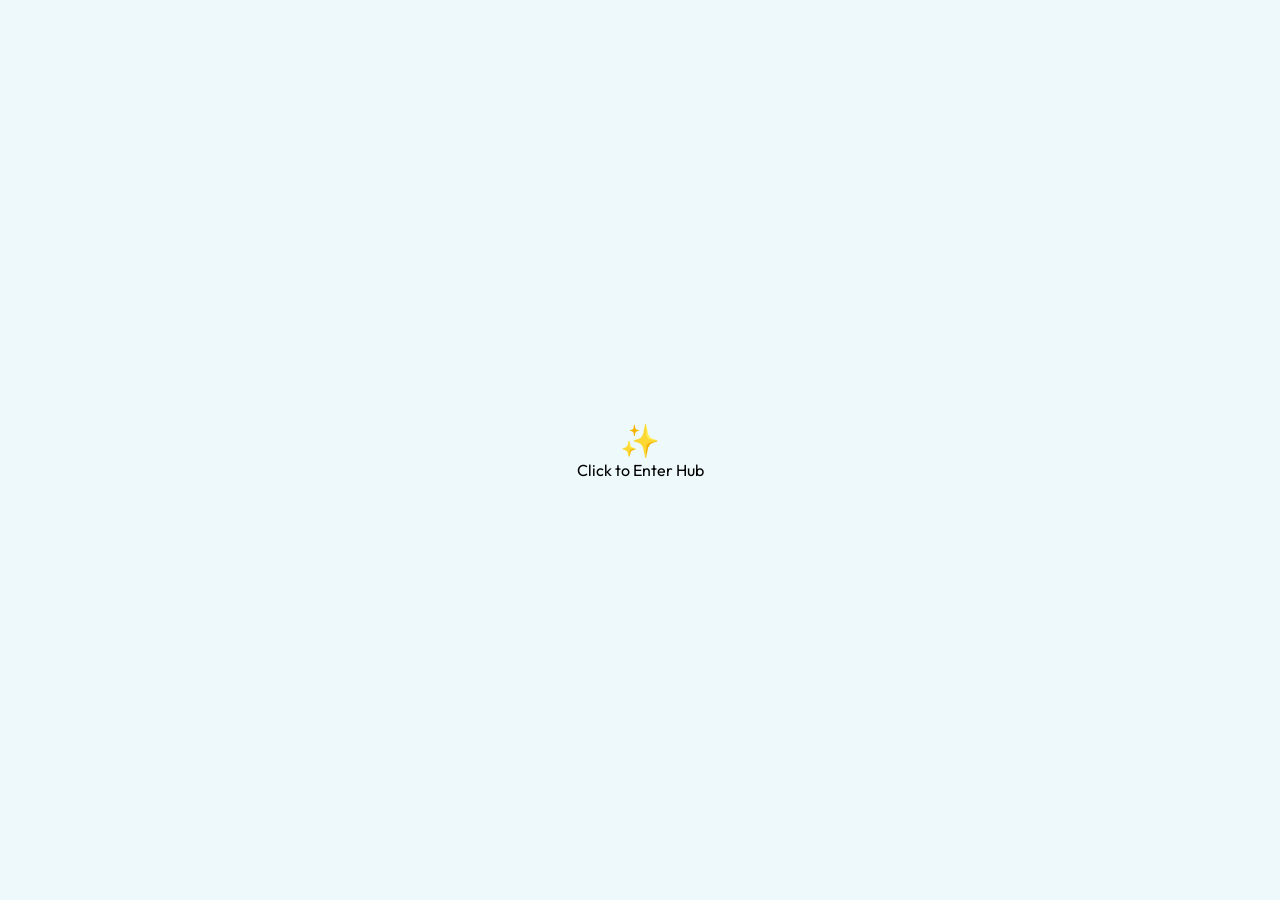
<file: index.html>
<!DOCTYPE html>
<html lang="en">
<head>
    <meta charset="UTF-8">
    <meta name="viewport" content="width=device-width, initial-scale=1.0">
    <title>Personal Bio | Portfolio</title>
    <link rel="icon" type="image/x-icon" href="logo.ico">   
    <link rel="stylesheet" href="style.css">
    <link href="https://fonts.googleapis.com/css2?family=Outfit:wght@300;500;700&display=swap" rel="stylesheet">
</head>
<body>

    <div id="overlay" onclick="startSite()">
        <div class="overlay-content">
            <h1 style="text-align: center;">✨</h1>
            <p style="text-align: center;">Click to Enter Hub</p>
        </div>
    </div>

    <div id="player" class="mini-player">
        <img id="track-art" src="art1.png" alt="Art" onerror="this.src='https://via.placeholder.com/45/000000/FFFFFF?text=ART'">
        <div class="track-info">
            <div id="track-name">Loading...</div>
            <div id="track-artist">Artist</div>
        </div>
        
        <div class="controls-wrapper">
            <div class="controls">
                <button id="play-pause-btn" onclick="togglePlay()">
                    <svg id="play-icon" viewBox="0 0 24 24" width="22" height="22"><path d="M8 5v14l11-7z"/></svg>
                    <svg id="pause-icon" style="display:none;" viewBox="0 0 24 24" width="22" height="22"><path d="M6 19h4V5H6v14zm8-14v14h4V5h-4z"/></svg>
                </button>

                <button id="skip-btn" onclick="nextTrack()">
                    <svg viewBox="0 0 24 24" width="22" height="22"><path d="M6 18l8.5-6L6 6v12zM16 6v12h2V6h-2z"/></svg>
                </button>
                
                <div class="volume-wrapper">
                    <button id="vol-btn" onclick="toggleVolume()">
                        <svg viewBox="0 0 24 24" width="22" height="22"><path d="M3 9v6h4l5 5V4L7 9H3zm13.5 3c0-1.77-1.02-3.29-2.5-4.03v8.05c1.48-.73 2.5-2.25 2.5-4.02z"/></svg>
                    </button>
                    <div id="volume-popup" class="volume-popup">
                        <input type="range" id="volume-slider" min="0" max="1" step="0.01" value="0.5" oninput="changeVolume(this.value)">
                    </div>
                </div>
            </div>
        </div>
        <audio id="main-audio" preload="auto"></audio>
    </div>

    <div class="master-viewport-center">
        <div class="master-hub-wrapper">
            
            <div id="main-profile-card" class="container">
                <header>
                    <div class="profile-container">
                        <div id="status-bubble" class="status-bubble">✨ Loading...</div>
                        <div class="profile-pic">
                            <img src="profile.png" alt="Profile" onerror="this.src='https://via.placeholder.com/90'">
                        </div>
                    </div>
                    <h1>Cyra Helifax &lt;3</h1>
                    <p class="tagline">Student Pilot • 3D Artist • Gamer</p>
                </header>

                <nav class="links">
                    <button id="blog-toggle-btn" class="link-card highlight-card" onclick="toggleUpdatesPanel()">📰 View Blog & Updates</button>

                    <button class="link-card" onclick="toggleSection('about')">✨ About Me</button>
                    <div id="about" class="content-box">
                        <div class="content-inner">
                            <p>I'm a <strong>student pilot</strong> pursuing a PPL with long-term goals for <strong>United Airlines</strong>. I'm currently a construction truck driver & laborer.</p>
                            <p style="margin-top: 8px;">I'm 20 years of age and not looking for a relationship!</p>
                        </div>
                    </div>

                    <button class="link-card" onclick="toggleSection('projects')">🚀 Creative Work</button>
                    <div id="projects" class="content-box">
                        <div class="content-inner">
                            <p>Specializing in <strong>3D modeling</strong> in Blender 5.0.1 and fiction writing. Currently working on Yunari and The Stars, a book of mine.</p>
                        </div>
                    </div>

                    <button class="link-card" onclick="toggleSection('contact')">📩 Contact</button>
                    <div id="contact" class="content-box">
                        <div class="content-inner">
                            <div class="contact-grid">
                                <a href="https://www.roblox.com/users/120940577/profile" target="_blank" class="contact-btn">Roblox</a>
                                <a href="https://www.instagram.com/cyro.helifax/" target="_blank" class="contact-btn">Instagram</a>
                                <a href="https://steamcommunity.com/id/cyrahelifax/" target="_blank" class="contact-btn">Steam</a>
                                <button class="contact-btn" onclick="copyDiscord()">Discord</button>
                            </div>
                        </div>
                    </div>
                </nav>
            </div>

            <div id="updates-panel" class="container wide-layout hidden-panel">
                <header style="margin-bottom: 20px;">
                    <h1>Logs & Activity Feed</h1>
                    <p style="color: #777; font-size: 0.9rem;">Real-time feed managed via my desktop workflow application</p>
                </header>

                <div class="feed-section">
                    <h2>Previous Statuses</h2>
                    <ul id="history-container" class="history-list"></ul>
                </div>

                <div class="feed-section">
                    <h2>Blog Updates</h2>
                    <div id="blog-container"></div>
                </div>

                <div class="feed-section">
                    <h2>Comments & Mentions</h2>
                    <div id="comments-container"></div>
                </div>
            </div>

        </div>
    </div>

    <div class="global-footer-container">
        <div class="footer-bubble">
            <span>2026 &copy; Helifax Studios</span>
        </div>
    </div>

    <script>
        const playlist = [
            { name: "Swim Naked", artist: "Betcha", src: "https://files.catbox.moe/u5yept.mp3", art: "art8.png" },
            { name: "In My Angel's Eyes", artist: "Ryan Peter Murphy", src: "https://file.garden/agk3lSfMyBH0PDWd/angel%20eyes.mp3", art: "art7.jpg" },
            { name: "Wild Side", artist: "ALI", src: "https://files.catbox.moe/sj72f4.mp3", art: "art1.png" }, 
            { name: "Lydia", artist: "Highly Suspect", src: "https://files.catbox.moe/sqhwuf.mp3", art: "art2.png" },
            { name: "Jet Lag Mouth", artist: "In Color", src: "https://files.catbox.moe/go655j.mp3", art: "art3.png" },
            { name: "CHUCK THE MONEY", artist: "Stephen Sanchez", src: "https://files.catbox.moe/fv6cx6.mp3", art: "art4.png" },
            { name: "I Don't Care", artist: "Fall Out Boy", src: "https://files.catbox.moe/ltlxt9.mp3", art: "art5.png" },
            { name: "glitter ✩‧₊˚", artist: "lexycat", src: "https://files.catbox.moe/7ye98c.mp3", art: "art6.png" }
        ];

        let currentTrack = 0;
        const audio = document.getElementById("main-audio");
        const playIcon = document.getElementById("play-icon");
        const pauseIcon = document.getElementById("pause-icon");
        const volPopup = document.getElementById("volume-popup");

        // Dynamic element pagination setup values
        const MAX_INITIAL_STATUSES = 3;
        const MAX_INITIAL_BLOGS = 2;
        let displayAllStatuses = false;
        let displayAllBlogs = false;
        let cachedDataPayload = null;

        async function loadLiveStatusAndFeed() {
            try {
                const response = await fetch('data.json?t=' + new Date().getTime());
                cachedDataPayload = await response.json();
                renderInteractiveSiteInterface();
            } catch (err) {
                document.getElementById('status-bubble').innerText = "💤 Offline";
                console.error("Data pipeline sync issue: ", err);
            }
        }

        function renderInteractiveSiteInterface() {
            if (!cachedDataPayload) return;

            // 1. Render Live Status Box Header Text
            document.getElementById('status-bubble').innerText = cachedDataPayload.currentStatus || "No live status";

            // 2. Render Previous Status Logs Framework Elements
            const historyContainer = document.getElementById('history-container');
            historyContainer.innerHTML = "";
            
            const statusesToRender = displayAllStatuses 
                ? cachedDataPayload.statusHistory 
                : cachedDataPayload.statusHistory.slice(0, MAX_INITIAL_STATUSES);

            if (cachedDataPayload.statusHistory.length === 0) {
                historyContainer.innerHTML = '<li class="history-item" style="text-align:center; border-left:none;">No archived statuses</li>';
            } else {
                statusesToRender.forEach(status => {
                    const li = document.createElement('li');
                    li.className = 'history-item';
                    li.innerText = status;
                    historyContainer.appendChild(li);
                });

                if (cachedDataPayload.statusHistory.length > MAX_INITIAL_STATUSES) {
                    appendPaginationToggleButton(historyContainer, displayAllStatuses, () => {
                        displayAllStatuses = !displayAllStatuses;
                        renderInteractiveSiteInterface();
                    });
                }
            }

            // 3. Render Blog Post Components with Slices Tracking Limits
            const blogContainer = document.getElementById('blog-container');
            blogContainer.innerHTML = "";
            
            const reversedBlogs = [...cachedDataPayload.blogs].reverse();
            const blogsToRender = displayAllBlogs 
                ? reversedBlogs 
                : reversedBlogs.slice(0, MAX_INITIAL_BLOGS);

            if (reversedBlogs.length === 0) {
                blogContainer.innerHTML = '<p style="font-size:0.85rem; color:#888; text-align:center; padding:10px;">No updates logged yet.</p>';
            } else {
                blogsToRender.forEach(post => {
                    const div = document.createElement('div');
                    div.className = 'blog-card';
                    div.innerHTML = `<div class="blog-meta">${post.date}</div><h3>${post.title}</h3><p>${post.content}</p>`;
                    blogContainer.appendChild(div);
                });

                if (reversedBlogs.length > MAX_INITIAL_BLOGS) {
                    appendPaginationToggleButton(blogContainer, displayAllBlogs, () => {
                        displayAllBlogs = !displayAllBlogs;
                        renderInteractiveSiteInterface();
                    });
                }
            }

            // 4. Render Visitor Comments Layout Modules Tree Blocks
            const commentsContainer = document.getElementById('comments-container');
            commentsContainer.innerHTML = "";
            const reversedComments = [...cachedDataPayload.comments].reverse();

            if (reversedComments.length === 0) {
                commentsContainer.innerHTML = '<p style="font-size:0.85rem; color:#888; text-align:center; padding:10px;">No comments left yet.</p>';
            } else {
                reversedComments.forEach(comment => {
                    const div = document.createElement('div');
                    div.className = 'comment-card';
                    div.innerHTML = `<div><span class="comment-user">${comment.user}</span><span class="comment-date">${comment.date}</span></div><div class="comment-text">${comment.text}</div>`;
                    commentsContainer.appendChild(div);
                });
            }
        }

        function appendPaginationToggleButton(containerElement, currentState, clickHandler) {
            const btnRow = document.createElement('div');
            btnRow.style.textAlign = 'center';
            btnRow.style.marginTop = '10px';
            btnRow.style.marginBottom = '5px';

            const toggleBtn = document.createElement('button');
            toggleBtn.className = 'view-more-toggle-btn';
            toggleBtn.innerText = currentState ? "▲ Show Less" : "▼ View More";
            toggleBtn.onclick = (e) => {
                e.preventDefault();
                clickHandler();
            };

            btnRow.appendChild(toggleBtn);
            containerElement.appendChild(btnRow);
        }

        function toggleUpdatesPanel() {
            const panel = document.getElementById('updates-panel');
            const toggleBtn = document.getElementById('blog-toggle-btn');
            
            if (panel.classList.contains('hidden-panel')) {
                panel.classList.remove('hidden-panel');
                toggleBtn.innerText = "📰 Close Blog & Updates";
            } else {
                panel.classList.add('hidden-panel');
                toggleBtn.innerText = "📰 View Blog & Updates";
            }
        }

        function toggleSection(sectionId) {
            const sections = document.querySelectorAll('.content-box');
            sections.forEach(s => {
                if (s.id === sectionId) s.classList.toggle('active');
                else s.classList.remove('active');
            });
        }

        function loadTrack(index) {
            const track = playlist[index];
            audio.src = track.src;
            document.getElementById("track-name").innerText = track.name;
            document.getElementById("track-artist").innerText = track.artist;
            document.getElementById("track-art").src = track.art;
            audio.load();
        }

        function togglePlay() {
            if (audio.paused) {
                audio.play();
                playIcon.style.display = "none";
                pauseIcon.style.display = "block";
            } else {
                audio.pause();
                playIcon.style.display = "block";
                pauseIcon.style.display = "none";
            }
        }

        function nextTrack() {
            currentTrack = (currentTrack + 1) % playlist.length;
            loadTrack(currentTrack);
            audio.play().then(() => {
                playIcon.style.display = "none";
                pauseIcon.style.display = "block";
            }).catch(err => console.log("Playback interaction waiting."));
        }

        function toggleVolume() { volPopup.classList.toggle('show'); }

        window.addEventListener('click', function(e) {
            if (!document.querySelector('.volume-wrapper').contains(e.target)) {
                volPopup.classList.remove('show');
            }
        });

        function changeVolume(val) {
            audio.volume = Math.pow(val, 3.5);
        }

        async function startSite() {
            document.getElementById("overlay").classList.add('fade-out');
            loadTrack(currentTrack);
            changeVolume(0.5);

            try {
                await audio.play();
                playIcon.style.display = "none";
                pauseIcon.style.display = "block";
            } catch (err) {
                console.log("Audio interaction hook waiting.");
            }
            
            document.getElementById("player").classList.add('visible');
            setTimeout(() => { document.getElementById("overlay").style.display = "none"; }, 500);
        }

        audio.onended = () => { nextTrack(); };
        function copyDiscord() { alert("Copied Discord Username!"); }

        window.addEventListener('DOMContentLoaded', loadLiveStatusAndFeed);
    </script>
</body>
</html>
</file>
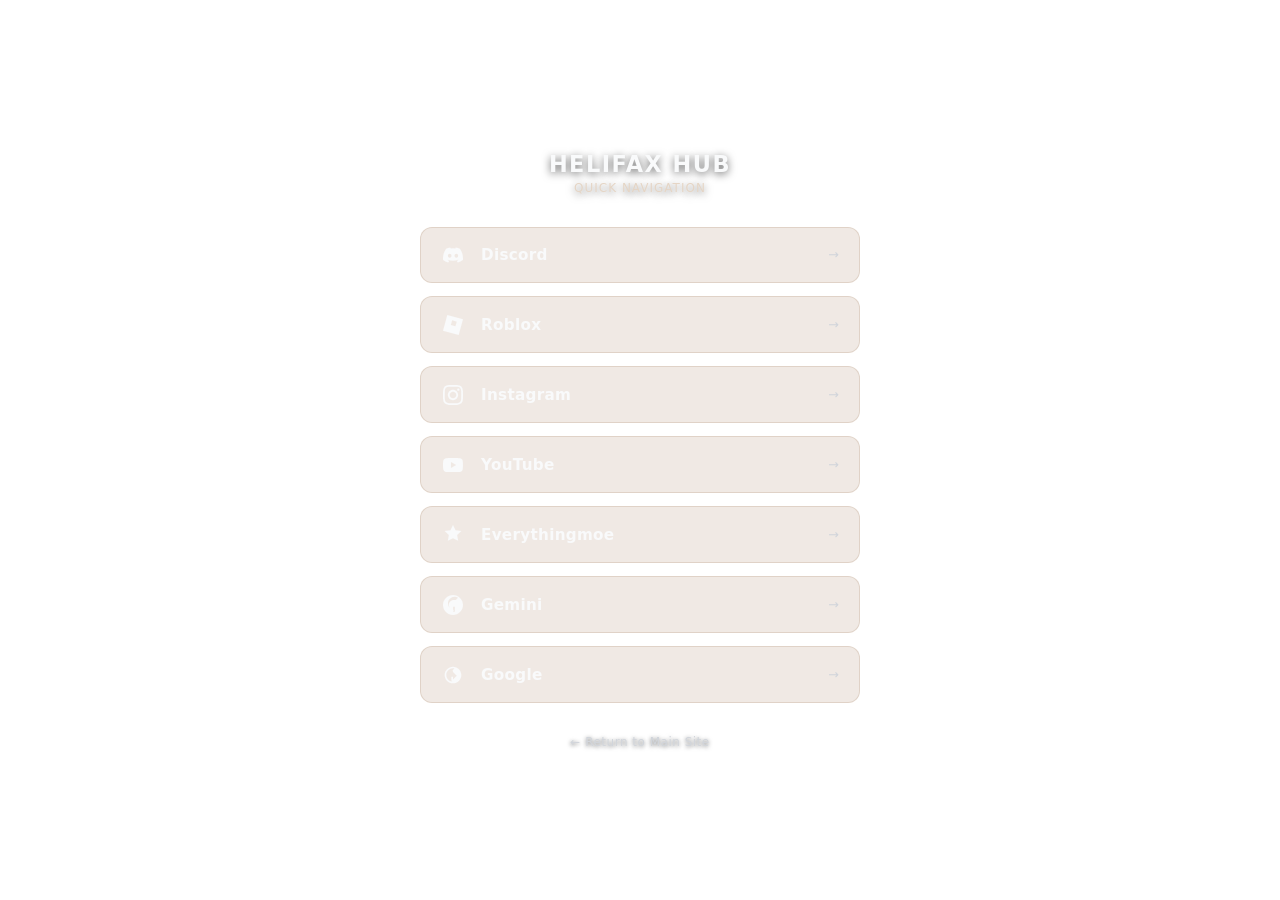
<file: startup-index/index.html>
<!DOCTYPE html>
<html lang="en">
<head>
    <meta charset="UTF-8">
    <meta name="viewport" content="width=device-width, initial-scale=1.0">
    <title>Quick Links // Helifax Studios</title>
    <style>
        :root {
            --card-coffee: rgba(200, 177, 158, 0.28);
            --card-hover: rgba(200, 177, 158, 0.45);
            --border-coffee: rgba(200, 177, 158, 0.4);
            --accent-glow: rgba(200, 177, 158, 0.25);
            --text-light: #F9FAFB;
            --text-muted: #D1D5DB;
        }

        * {
            box-sizing: border-box;
            margin: 0;
            padding: 0;
            font-family: system-ui, -apple-system, BlinkMacSystemFont, 'Segoe UI', Roboto, sans-serif;
        }

        body {
            color: var(--text-light);
            min-height: 100vh;
            display: flex;
            flex-direction: column;
            align-items: center;
            justify-content: center;
            padding: 2rem 1rem;
            position: relative;
            overflow-x: hidden;
        }

        /* Background Video Styles (Overlay Removed) */
        .bg-video {
            position: fixed;
            top: 0;
            left: 0;
            width: 100%;
            height: 100%;
            object-fit: cover;
            z-index: -1;
        }

        .container {
            width: 100%;
            max-width: 440px;
            display: flex;
            flex-direction: column;
            align-items: center;
        }

        .profile-header {
            text-align: center;
            margin-bottom: 2rem;
            text-shadow: 0 2px 8px rgba(0, 0, 0, 0.6);
        }

        .profile-title {
            font-size: 1.4rem;
            font-weight: 700;
            letter-spacing: 1.5px;
            color: var(--text-light);
            margin-bottom: 0.2rem;
        }

        .profile-subtitle {
            font-size: 0.75rem;
            color: #E5D5C5;
            letter-spacing: 1px;
            text-transform: uppercase;
        }

        .links-list {
            width: 100%;
            display: flex;
            flex-direction: column;
            gap: 0.85rem;
        }

        .link-card {
            background-color: var(--card-coffee);
            border: 1px solid var(--border-coffee);
            border-radius: 12px;
            padding: 0.95rem 1.25rem;
            display: flex;
            align-items: center;
            justify-content: space-between;
            text-decoration: none;
            color: var(--text-light);
            transition: all 0.25s cubic-bezier(0.16, 1, 0.3, 1);
            backdrop-filter: blur(10px);
            -webkit-backdrop-filter: blur(10px);
        }

        .link-card:hover {
            background-color: var(--card-hover);
            border-color: #E5D5C5;
            transform: translateY(-2px);
            box-shadow: 0 8px 24px var(--accent-glow);
        }

        .link-content {
            display: flex;
            align-items: center;
            gap: 1rem;
        }

        .link-icon {
            width: 24px;
            height: 24px;
            display: flex;
            align-items: center;
            justify-content: center;
            fill: #E5D5C5;
        }

        .link-text h3 {
            font-size: 0.95rem;
            font-weight: 600;
            letter-spacing: 0.3px;
            color: var(--text-light);
        }

        .link-arrow {
            color: var(--text-muted);
            font-size: 0.8rem;
            transition: transform 0.2s ease, color 0.2s ease;
        }

        .link-card:hover .link-arrow {
            transform: translateX(4px);
            color: #E5D5C5;
        }

        .back-home {
            margin-top: 2rem;
            font-size: 0.75rem;
            color: var(--text-muted);
            text-decoration: none;
            letter-spacing: 0.5px;
            text-shadow: 0 1px 4px rgba(0, 0, 0, 0.6);
            transition: color 0.2s;
        }

        .back-home:hover {
            color: #E5D5C5;
        }
    </style>
</head>
<body>

    <video autoplay muted loop class="bg-video">
        <source src="/1835862-1.output.mp4" type="video/mp4">
    </video>

    <div class="container">
        <div class="profile-header">
            <h1 class="profile-title">HELIFAX HUB</h1>
            <p class="profile-subtitle">Quick Navigation</p>
        </div>

        <div class="links-list">
            
            <a href="https://discord.com" target="_blank" class="link-card">
                <div class="link-content">
                    <div class="link-icon">
                        <svg viewBox="0 0 24 24" width="20" height="20"><path fill="currentColor" d="M20.317 4.37a19.791 19.791 0 0 0-4.885-1.515.074.074 0 0 0-.079.037c-.21.375-.444.864-.608 1.25a18.27 18.27 0 0 0-5.487 0 12.64 12.64 0 0 0-.617-1.25.077.077 0 0 0-.079-.037A19.736 19.736 0 0 0 3.677 4.37a.07.07 0 0 0-.032.027C.533 9.046-.32 13.58.099 18.057a.082.082 0 0 0 .031.057 19.9 19.9 0 0 0 5.993 3.03.078.078 0 0 0 .084-.028c.462-.63.874-1.295 1.226-1.994.021-.041.001-.09-.041-.106a13.107 13.107 0 0 1-1.872-.892.077.077 0 0 1-.008-.128 10.2 10.2 0 0 0 .372-.292.074.074 0 0 1 .077-.011c3.927 1.793 8.18 1.793 12.061 0a.074.074 0 0 1 .078.01c.12.098.246.198.373.292a.077.077 0 0 1-.006.127 12.299 12.299 0 0 1-1.873.892.077.077 0 0 0-.041.107c.36.698.772 1.362 1.225 1.993a.076.076 0 0 0 .084.028 19.839 19.839 0 0 0 6.002-3.03.077.077 0 0 0 .032-.054c.5-5.177-.838-9.674-3.549-13.66a.061.061 0 0 0-.031-.028zM8.02 15.33c-1.183 0-2.157-1.085-2.157-2.419 0-1.333.956-2.419 2.157-2.419 1.21 0 2.176 1.096 2.157 2.42 0 1.333-.956 2.418-2.157 2.418zm7.975 0c-1.183 0-2.157-1.085-2.157-2.419 0-1.333.955-2.419 2.157-2.419 1.21 0 2.176 1.096 2.157 2.42 0 1.333-.946 2.418-2.157 2.418z"/></svg>
                    </div>
                    <div class="link-text">
                        <h3>Discord</h3>
                    </div>
                </div>
                <div class="link-arrow">&rarr;</div>
            </a>

            <a href="https://www.roblox.com" target="_blank" class="link-card">
                <div class="link-content">
                    <div class="link-icon">
                        <svg viewBox="0 0 24 24" width="20" height="20"><path fill="currentColor" d="M5.16 0L0 18.84 18.84 24 24 5.16 5.16 0zm9.7 13.56L9.4 11.9l1.66-5.46 5.46 1.66-1.66 5.46z"/></svg>
                    </div>
                    <div class="link-text">
                        <h3>Roblox</h3>
                    </div>
                </div>
                <div class="link-arrow">&rarr;</div>
            </a>

            <a href="https://www.instagram.com" target="_blank" class="link-card">
                <div class="link-content">
                    <div class="link-icon">
                        <svg viewBox="0 0 24 24" width="20" height="20"><path fill="currentColor" d="M12 2.163c3.204 0 3.584.012 4.85.07 3.252.148 4.771 1.691 4.919 4.919.058 1.265.069 1.645.069 4.849 0 3.205-.012 3.584-.069 4.849-.149 3.225-1.664 4.771-4.919 4.919-1.266.058-1.644.07-4.85.07-3.204 0-3.584-.012-4.849-.07-3.26-.149-4.771-1.699-4.919-4.92-.058-1.265-.07-1.644-.07-4.849 0-3.204.013-3.583.07-4.849.149-3.227 1.664-4.771 4.919-4.919 1.266-.057 1.645-.069 4.849-.069zm0-2.163c-3.259 0-3.667.014-4.947.072-4.358.2-6.78 2.618-6.98 6.98-.059 1.281-.073 1.689-.073 4.948 0 3.259.014 3.668.072 4.948.2 4.358 2.618 6.78 6.98 6.98 1.281.058 1.689.072 4.948.072 3.259 0 3.668-.014 4.948-.072 4.354-.2 6.782-2.618 6.979-6.98.059-1.28.073-1.689.073-4.948 0-3.259-.014-3.667-.072-4.947-.196-4.354-2.617-6.78-6.979-6.98-1.281-.059-1.69-.073-4.949-.073zm0 5.838c-3.403 0-6.162 2.759-6.162 6.162s2.759 6.163 6.162 6.163 6.162-2.759 6.162-6.163c0-3.403-2.759-6.162-6.162-6.162zm0 10.162c-2.209 0-4-1.79-4-4 0-2.209 1.791-4 4-4s4 1.791 4 4c0 2.21-1.791 4-4 4zm6.406-11.845c-.796 0-1.441.645-1.441 1.44s.645 1.44 1.441 1.44c.795 0 1.439-.645 1.439-1.44s-.644-1.44-1.439-1.44z"/></svg>
                    </div>
                    <div class="link-text">
                        <h3>Instagram</h3>
                    </div>
                </div>
                <div class="link-arrow">&rarr;</div>
            </a>

            <a href="https://www.youtube.com" target="_blank" class="link-card">
                <div class="link-content">
                    <div class="link-icon">
                        <svg viewBox="0 0 24 24" width="20" height="20"><path fill="currentColor" d="M23.498 6.186a3.016 3.016 0 0 0-2.122-2.136C19.505 3.545 12 3.545 12 3.545s-7.505 0-9.377.505A3.017 3.017 0 0 0 .502 6.186C0 8.07 0 12 0 12s0 3.93.502 5.814a3.016 3.016 0 0 0 2.122 2.136c1.871.505 9.376.505 9.376.505s7.505 0 9.377-.505a3.015 3.015 0 0 0 2.122-2.136C24 15.93 24 12 24 12s0-3.93-.502-5.814zM9.545 15.568V8.432L15.818 12l-6.273 3.568z"/></svg>
                    </div>
                    <div class="link-text">
                        <h3>YouTube</h3>
                    </div>
                </div>
                <div class="link-arrow">&rarr;</div>
            </a>

            <a href="https://everythingmoe.com" target="_blank" class="link-card">
                <div class="link-content">
                    <div class="link-icon">
                        <svg viewBox="0 0 24 24" width="20" height="20"><path fill="currentColor" d="M12 0l3.09 6.26L22 7.27l-5 4.87 1.18 6.88L12 15.77l-6.18 3.25L7 12.14 2 7.27l6.91-1.01L12 0z"/></svg>
                    </div>
                    <div class="link-text">
                        <h3>Everythingmoe</h3>
                    </div>
                </div>
                <div class="link-arrow">&rarr;</div>
            </a>

            <a href="https://gemini.google.com" target="_blank" class="link-card">
                <div class="link-content">
                    <div class="link-icon">
                        <svg viewBox="0 0 24 24" width="20" height="20"><path fill="currentColor" d="M12 0C5.373 0 0 5.373 0 12s5.373 12 12 12 12-5.373 12-12-5.373-12-12-12zm1 17.93c-3.95-.49-7-3.72-7-7.93 0-4.41 3.59-8 8-8 1.5 0 2.9.43 4.08 1.17l-1.42 1.42C15.68 6.47 14.38 6 13 6c-3.31 0-6 2.69-6 6 0 3.03 2.23 5.54 5.15 5.92v-3.92h2v6h-2v-0.07z"/></svg>
                    </div>
                    <div class="link-text">
                        <h3>Gemini</h3>
                    </div>
                </div>
                <div class="link-arrow">&rarr;</div>
            </a>

            <a href="https://www.google.com" target="_blank" class="link-card">
                <div class="link-content">
                    <div class="link-icon">
                        <svg viewBox="0 0 24 24" width="20" height="20"><path fill="currentColor" d="M12 2C6.48 2 2 6.48 2 12s4.48 10 10 10 10-4.48 10-10S17.52 2 12 2zm-1 17.93c-3.95-.49-7-3.72-7-7.93 0-4.41 3.59-8 8-8 .57 0 1.13.07 1.66.2l-2.07 2.07L12 8.5l4.5 4.5-4.5 4.5v-3.5h-2v4.43z"/></svg>
                    </div>
                    <div class="link-text">
                        <h3>Google</h3>
                    </div>
                </div>
                <div class="link-arrow">&rarr;</div>
            </a>

        </div>

        <a href="/" class="back-home">&larr; Return to Main Site</a>
    </div>

</body>
</html>
</file>
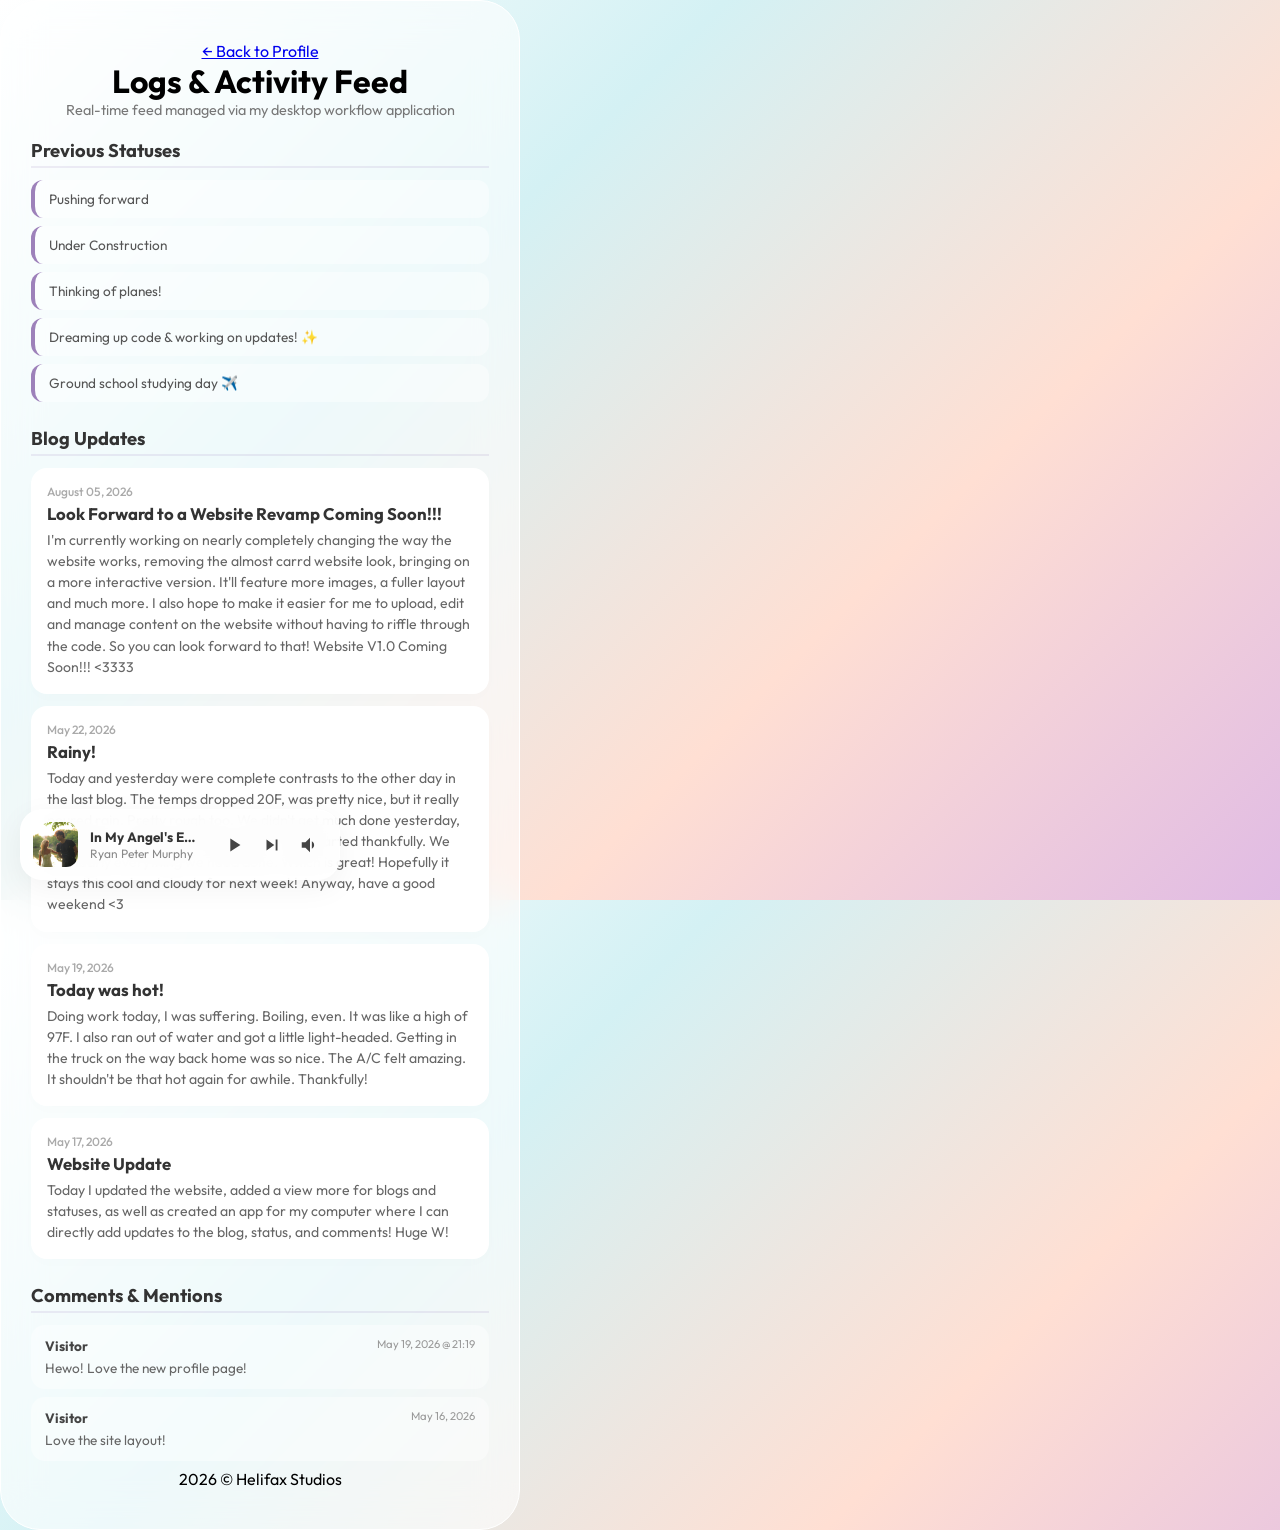
<file: updates.html>
<!DOCTYPE html>
<html lang="en">
<head>
    <meta charset="UTF-8">
    <meta name="viewport" content="width=device-width, initial-scale=1.0">
    <title>Updates & Logs | Cyra</title>
    <link rel="stylesheet" href="style.css">
    <link href="https://fonts.googleapis.com/css2?family=Outfit:wght@300;500;700&display=swap" rel="stylesheet">
</head>
<body>

    <div id="player" class="mini-player visible">
        <img id="track-art" src="art1.png" alt="Art" onerror="this.src='https://via.placeholder.com/45/000000/FFFFFF?text=ART'">
        <div class="track-info">
            <div id="track-name">Loading...</div>
            <div id="track-artist">Artist</div>
        </div>
        
        <div class="controls">
            <button id="play-pause-btn" onclick="togglePlay()">
                <svg id="play-icon" viewBox="0 0 24 24" width="22" height="22"><path d="M8 5v14l11-7z"/></svg>
                <svg id="pause-icon" style="display:none;" viewBox="0 0 24 24" width="22" height="22"><path d="M6 19h4V5H6v14zm8-14v14h4V5h-4z"/></svg>
            </button>

            <button id="skip-btn" onclick="nextTrack()">
                <svg viewBox="0 0 24 24" width="22" height="22"><path d="M6 18l8.5-6L6 6v12zM16 6v12h2V6h-2z"/></svg>
            </button>
            
            <div class="volume-wrapper">
                <button id="vol-btn" onclick="toggleVolume()">
                    <svg viewBox="0 0 24 24" width="22" height="22"><path d="M3 9v6h4l5 5V4L7 9H3zm13.5 3c0-1.77-1.02-3.29-2.5-4.03v8.05c1.48-.73 2.5-2.25 2.5-4.02z"/></svg>
                </button>
                <div id="volume-popup" class="volume-popup">
                    <input type="range" id="volume-slider" min="0" max="1" step="0.01" value="0.5" oninput="changeVolume(this.value)">
                </div>
            </div>
        </div>
        <audio id="main-audio" preload="auto"></audio>
    </div>

    <div class="container wide-layout">
        <a href="index.html" class="back-home">← Back to Profile</a>
        
        <header style="margin-bottom: 20px;">
            <h1>Logs & Activity Feed</h1>
            <p style="color: #777; font-size: 0.9rem;">Real-time feed managed via my desktop workflow application</p>
        </header>

        <div class="feed-section">
            <h2>Previous Statuses</h2>
            <ul id="history-container" class="history-list"></ul>
        </div>

        <div class="feed-section">
            <h2>Blog Updates</h2>
            <div id="blog-container"></div>
        </div>

        <div class="feed-section">
            <h2>Comments & Mentions</h2>
            <div id="comments-container"></div>
        </div>

        <footer>
            <p>2026 &copy; Helifax Studios</p>
        </footer>
    </div>

    <script>
        const playlist = [
            { name: "In My Angel's Eyes", artist: "Ryan Peter Murphy", src: "https://file.garden/agk3lSfMyBH0PDWd/angel%20eyes.mp3", art: "art7.jpg" },
            { name: "Wild Side", artist: "ALI", src: "https://files.catbox.moe/sj72f4.mp3", art: "art1.png" }, 
            { name: "Lydia", artist: "Highly Suspect", src: "https://files.catbox.moe/sqhwuf.mp3", art: "art2.png" },
            { name: "Jet Lag Mouth", artist: "In Color", src: "https://files.catbox.moe/go655j.mp3", art: "art3.png" },
            { name: "CHUCK THE MONEY", artist: "Stephen Sanchez", src: "https://files.catbox.moe/fv6cx6.mp3", art: "art4.png" },
            { name: "I Don't Care", artist: "Fall Out Boy", src: "https://files.catbox.moe/ltlxt9.mp3", art: "art5.png" },
            { name: "glitter ✩‧₊˚", artist: "lexycat", src: "https://files.catbox.moe/7ye98c.mp3", art: "art6.png" }
        ];

        let currentTrack = 0;
        const audio = document.getElementById("main-audio");
        const playIcon = document.getElementById("play-icon");
        const pauseIcon = document.getElementById("pause-icon");
        const volPopup = document.getElementById("volume-popup");

        async function fetchFeedData() {
            try {
                const response = await fetch('data.json?t=' + new Date().getTime());
                const data = await response.json();

                const historyContainer = document.getElementById('history-container');
                historyContainer.innerHTML = data.statusHistory.length === 0 ? '<li class="history-item">No archived statuses</li>' : '';
                data.statusHistory.slice(0, 5).forEach(status => {
                    const li = document.createElement('li');
                    li.className = 'history-item';
                    li.innerText = status;
                    historyContainer.appendChild(li);
                });

                const blogContainer = document.getElementById('blog-container');
                blogContainer.innerHTML = data.blogs.length === 0 ? '<p style="font-size:0.85rem; color:#888;">No updates logged yet.</p>' : '';
                data.blogs.slice().reverse().forEach(post => {
                    const div = document.createElement('div');
                    div.className = 'blog-card';
                    div.innerHTML = `<div class="blog-meta">${post.date}</div><h3>${post.title}</h3><p>${post.content}</p>`;
                    blogContainer.appendChild(div);
                });

                const commentsContainer = document.getElementById('comments-container');
                commentsContainer.innerHTML = data.comments.length === 0 ? '<p style="font-size:0.85rem; color:#888;">No comments left yet.</p>' : '';
                data.comments.slice().reverse().forEach(comment => {
                    const div = document.createElement('div');
                    div.className = 'comment-card';
                    div.innerHTML = `<div><span class="comment-user">${comment.user}</span><span class="comment-date">${comment.date}</span></div><div class="comment-text">${comment.text}</div>`;
                    commentsContainer.appendChild(div);
                });
            } catch (err) {
                console.error("Failed parsing status stream data file:", err);
            }
        }

        function loadTrack(index) {
            const track = playlist[index];
            audio.src = track.src;
            document.getElementById("track-name").innerText = track.name;
            document.getElementById("track-artist").innerText = track.artist;
            document.getElementById("track-art").src = track.art;
            audio.load();
        }

        function togglePlay() {
            if (audio.paused) {
                audio.play();
                playIcon.style.display = "none";
                pauseIcon.style.display = "block";
                localStorage.setItem('music_playing', 'true');
            } else {
                audio.pause();
                playIcon.style.display = "block";
                pauseIcon.style.display = "none";
                localStorage.setItem('music_playing', 'false');
            }
        }

        function nextTrack() {
            currentTrack = (currentTrack + 1) % playlist.length;
            localStorage.setItem('music_track_index', currentTrack);
            localStorage.setItem('music_position', '0');
            loadTrack(currentTrack);
            audio.play().then(() => {
                playIcon.style.display = "none";
                pauseIcon.style.display = "block";
                localStorage.setItem('music_playing', 'true');
            });
        }

        function toggleVolume() { volPopup.classList.toggle('show'); }
        function changeVolume(val) {
            audio.volume = Math.pow(val, 3.5);
            localStorage.setItem('music_volume', val);
        }

        audio.addEventListener('timeupdate', () => {
            localStorage.setItem('music_position', audio.currentTime);
        });
        audio.onended = () => { nextTrack(); };

        async function syncAudioFeed() {
            localStorage.setItem('overlay_bypassed', 'true');
            
            currentTrack = parseInt(localStorage.getItem('music_track_index') || '0');
            const savedPosition = parseFloat(localStorage.getItem('music_position') || '0');
            const wasPlaying = localStorage.getItem('music_playing') === 'true';
            const savedVolume = localStorage.getItem('music_volume') || '0.5';

            loadTrack(currentTrack);
            audio.currentTime = savedPosition;
            
            document.getElementById("volume-slider").value = savedVolume;
            changeVolume(savedVolume);

            if (wasPlaying) {
                try {
                    await audio.play();
                    playIcon.style.display = "none";
                    pauseIcon.style.display = "block";
                } catch(e) {}
            }
        }

        window.addEventListener('DOMContentLoaded', () => {
            fetchFeedData();
            syncAudioFeed();
        });
    </script>
</body>
</html>
</file>
<file: style.css>
* { box-sizing: border-box; margin: 0; padding: 0; }

html, body {
    height: 100%;
    width: 100%;
}

body {
    font-family: 'Outfit', sans-serif;
    overflow-x: hidden;
    position: relative;
    background: #fbfbfb;
}

/* --- Canvas Backing Moving Gradient --- */
body::before {
    content: "";
    position: fixed;
    top: 0;
    left: 0;
    width: 400%;
    height: 400%;
    z-index: -1;
    background: linear-gradient(-45deg, #E0BBE4, #FFDFD3, #D4F1F4, #FFFFFF);
    background-size: 25% 25%;
    animation: gradientFlow 8s ease-in-out infinite;
}

@keyframes gradientFlow {
    0% { transform: translate(0, 0); }
    50% { transform: translate(-20%, -20%); }
    100% { transform: translate(0, 0); }
}

/* --- ABSOLUTE VIEWPORT VERTICAL & HORIZONTAL CENTERING ANCHOR --- */
.master-viewport-center {
    display: flex;
    justify-content: center;
    align-items: center;
    min-height: 100vh;
    width: 100%;
    padding: 60px 20px 100px 20px;
}

/* --- Master Side-by-Side Flex Slider Wrapper --- */
.master-hub-wrapper {
    display: flex;
    flex-direction: row;
    align-items: center; 
    justify-content: center;
    gap: 30px; 
    width: 100%;
    max-width: 960px;
    transition: all 0.5s cubic-bezier(0.16, 1, 0.3, 1);
}

/* --- Fixed Multi-line Status Bubble Setup --- */
.profile-container {
    position: relative;
    width: fit-content;
    margin: 0 auto 15px;
}

.status-bubble {
    position: absolute;
    top: -24px;
    left: 50%;
    transform: translateX(-50%);
    background: white;
    padding: 8px 14px;
    border-radius: 18px;
    font-size: 0.8rem;
    font-weight: 500;
    color: #444;
    box-shadow: 0 4px 15px rgba(0,0,0,0.08);
    border: 1px solid rgba(157, 129, 186, 0.2);
    z-index: 5;
    white-space: normal;
    word-break: break-word;
    width: 200px;
    text-align: center;
    line-height: 1.4;
}

.status-bubble::after {
    content: "";
    position: absolute;
    bottom: -6px;
    left: 50%;
    transform: translateX(-50%);
    border-width: 6px 6px 0;
    border-style: solid;
    border-color: white transparent;
    display: block;
    width: 0;
}

/* --- Fixed Audio Player Layout Structure --- */
.mini-player {
    position: fixed;
    bottom: 20px;
    left: 20px;
    width: 320px; 
    background: rgba(255, 255, 255, 0.9);
    backdrop-filter: blur(10px);
    padding: 12px;
    border-radius: 22px;
    display: flex;
    align-items: center;
    justify-content: space-between;
    gap: 12px;
    border: 1px solid rgba(255, 255, 255, 0.5);
    box-shadow: 0 8px 30px rgba(0,0,0,0.05);
    z-index: 100;
    transform: translateX(-150%);
    transition: transform 0.6s cubic-bezier(0.175, 0.885, 0.32, 1.275);
}
.mini-player.visible { transform: translateX(0); }

#track-art { width: 45px; height: 45px; border-radius: 12px; object-fit: cover; background: #000; flex-shrink: 0; }

.track-info { 
    flex: 1; 
    min-width: 0; 
    padding-right: 4px;
}
#track-name { font-size: 0.85rem; font-weight: 700; color: #333; white-space: nowrap; overflow: hidden; text-overflow: ellipsis; }
#track-artist { font-size: 0.75rem; color: #888; white-space: nowrap; overflow: hidden; text-overflow: ellipsis; }

.controls-wrapper {
    display: flex;
    align-items: center;
    flex-shrink: 0;
}

.controls { display: flex; align-items: center; gap: 4px; }
.controls button { background: none; border: none; cursor: pointer; display: flex; align-items: center; justify-content: center; padding: 6px; }
svg { fill: #444; transition: 0.2s; display: block; }
button:hover svg { fill: #9d81ba; transform: scale(1.1); }

/* --- Volume Drawer Structure --- */
.volume-wrapper { position: relative; display: flex; align-items: center; }
.volume-popup {
    position: absolute;
    bottom: 45px;
    left: 50%;
    transform: translateX(-50%) translateY(10px);
    background: white;
    padding: 10px;
    border-radius: 12px;
    box-shadow: 0 4px 15px rgba(0,0,0,0.1);
    opacity: 0;
    pointer-events: none;
    transition: 0.25s ease-out;
    display: flex;
    align-items: center;
    justify-content: center;
}
.volume-popup.show { opacity: 1; pointer-events: auto; transform: translateX(-50%) translateY(0); }

#volume-slider { 
    -webkit-appearance: none; 
    width: 80px; 
    height: 5px; 
    background: #f0f0f0; 
    border-radius: 5px; 
    outline: none; 
    cursor: pointer;
    display: block;
}
#volume-slider::-webkit-slider-thumb { -webkit-appearance: none; width: 14px; height: 14px; background: #9d81ba; border-radius: 50%; border: 2px solid white; box-shadow: 0 2px 4px rgba(0,0,0,0.15); }

/* --- Containers Construction Matrix --- */
.container {
    width: 100%; 
    max-width: 380px;
    background: rgba(255, 255, 255, 0.6);
    backdrop-filter: blur(20px);
    padding: 40px 30px;
    border-radius: 40px;
    border: 1px solid white;
    text-align: center;
}

/* Wide layout handles slide transitions */
.container.wide-layout {
    max-width: 520px;
    padding: 40px 30px;
    transform: translateX(0);
    opacity: 1;
    transition: transform 0.5s cubic-bezier(0.16, 1, 0.3, 1), opacity 0.4s ease;
}

/* --- Sliding Out Animations Config --- */
.container.wide-layout.hidden-panel {
    display: none !important; 
}

@keyframes slideInRight {
    from { opacity: 0; transform: translateX(-30px); }
    to { opacity: 1; transform: translateX(0); }
}
.container.wide-layout:not(.hidden-panel) {
    animation: slideInRight 0.5s cubic-bezier(0.16, 1, 0.3, 1) forwards;
}

/* Profile Visual Assets */
.profile-pic { width: 90px; height: 90px; border-radius: 50%; border: 3px solid white; overflow: hidden; box-shadow: 0 5px 15px rgba(0,0,0,0.1); margin-top: 25px; }
.profile-pic img { width: 100%; height: 100%; object-fit: cover; }
.tagline { margin-top: 4px; color: #666; font-size: 0.9rem; }

.links { display: flex; flex-direction: column; gap: 12px; margin-top: 20px; }
.link-card { background: white; border: none; padding: 16px; border-radius: 15px; font-weight: 700; color: #444; transition: 0.3s; cursor: pointer; width: 100%; font-size: 0.95rem; text-align: center; }
.link-card:hover { background: #9d81ba; color: white; transform: translateY(-2px); }

.highlight-card {
    border: 1px solid rgba(157, 129, 186, 0.3);
    background: linear-gradient(135deg, #ffffff 0%, #fefaff 100%);
}

.content-box { max-height: 0; overflow: hidden; opacity: 0; transition: 0.5s ease; width: 100%; }
.content-box.active { max-height: 200px; opacity: 1; margin: 10px 0; }
.content-inner { padding: 5px 15px; text-align: left; font-size: 0.9rem; color: #666; line-height: 1.5; }

.contact-grid { display: grid; grid-template-columns: 1fr 1fr; gap: 10px; width: 100%; }
.contact-btn {
    background: white; border: 1px solid #eee; padding: 12px; border-radius: 12px;
    text-decoration: none; color: #555; font-size: 0.85rem; font-weight: 700; text-align: center;
    cursor: pointer; transition: 0.2s;
}
.contact-btn:hover { background: #f8f8f8; border-color: #9d81ba; color: #9d81ba; }

/* --- Activity Feed Styles --- */
.feed-section { text-align: left; margin-top: 25px; }
.feed-section:first-of-type { margin-top: 10px; }
.feed-section h2 { font-size: 1.15rem; color: #333; margin-bottom: 12px; border-bottom: 2px solid rgba(157, 129, 186, 0.15); padding-bottom: 4px; }

.history-list { list-style: none; display: flex; flex-direction: column; gap: 8px; }
.history-item { background: rgba(255,255,255,0.4); padding: 10px 14px; border-radius: 12px; font-size: 0.85rem; color: #555; border-left: 4px solid #9d81ba; }

.blog-card { background: white; padding: 16px; border-radius: 16px; margin-bottom: 12px; box-shadow: 0 4px 15px rgba(0,0,0,0.01); }
.blog-meta { font-size: 0.75rem; color: #aaa; margin-bottom: 4px; font-weight: 500; }
.blog-card h3 { font-size: 1.05rem; color: #333; margin-bottom: 6px; }
.blog-card p { font-size: 0.88rem; color: #666; line-height: 1.5; }

.comment-card { background: rgba(255, 255, 255, 0.4); padding: 12px 14px; border-radius: 14px; margin-bottom: 8px; font-size: 0.85rem; }
.comment-user { font-weight: 700; color: #444; display: inline-block; margin-right: 6px; }
.comment-date { font-size: 0.7rem; color: #999; float: right; }
.comment-text { color: #666; margin-top: 4px; }

/* Dynamic Pagination View Controls Button */
.view-more-toggle-btn {
    background: white;
    border: 1px solid rgba(157, 129, 186, 0.25);
    color: #9d81ba;
    padding: 8px 16px;
    border-radius: 12px;
    font-weight: 700;
    font-size: 0.8rem;
    font-family: 'Outfit', sans-serif;
    cursor: pointer;
    transition: all 0.2s ease;
    display: inline-block;
}

.view-more-toggle-btn:hover {
    background: #9d81ba;
    color: white;
    transform: translateY(-1px);
    box-shadow: 0 4px 12px rgba(157, 129, 186, 0.15);
}

/* --- SEPARATED FOOTER GLASS BUBBLE --- */
.global-footer-container {
    position: fixed;
    bottom: 20px;
    left: 0;
    width: 100%;
    display: flex;
    justify-content: center;
    pointer-events: none; 
    z-index: 90;
}

.footer-bubble {
    background: rgba(255, 255, 255, 0.6);
    backdrop-filter: blur(15px);
    border: 1px solid rgba(255, 255, 255, 0.8);
    padding: 8px 18px;
    border-radius: 20px;
    box-shadow: 0 4px 15px rgba(0,0,0,0.03);
    pointer-events: auto;
}

.footer-bubble span {
    font-size: 0.75rem;
    color: #888;
    font-weight: 500;
    letter-spacing: 0.5px;
}

/* Splash Intro Screen Layout */
#overlay { position: fixed; top: 0; left: 0; width: 100%; height: 100%; background: #eef9fb; z-index: 1000; display: flex; justify-content: center; align-items: center; cursor: pointer; transition: 0.5s; }
.fade-out { opacity: 0; pointer-events: none; }

/* Responsive adjustments for mobile screen layouts */
@media (max-width: 860px) {
    .master-viewport-center {
        align-items: flex-start; /* Let contents scale down normally if screen height is too small */
        padding-top: 40px;
    }
    .master-hub-wrapper {
        flex-direction: column;
        align-items: center;
    }
    .global-footer-container {
        position: relative;
        margin-top: 40px;
        bottom: 10px;
    }
}
</file>
